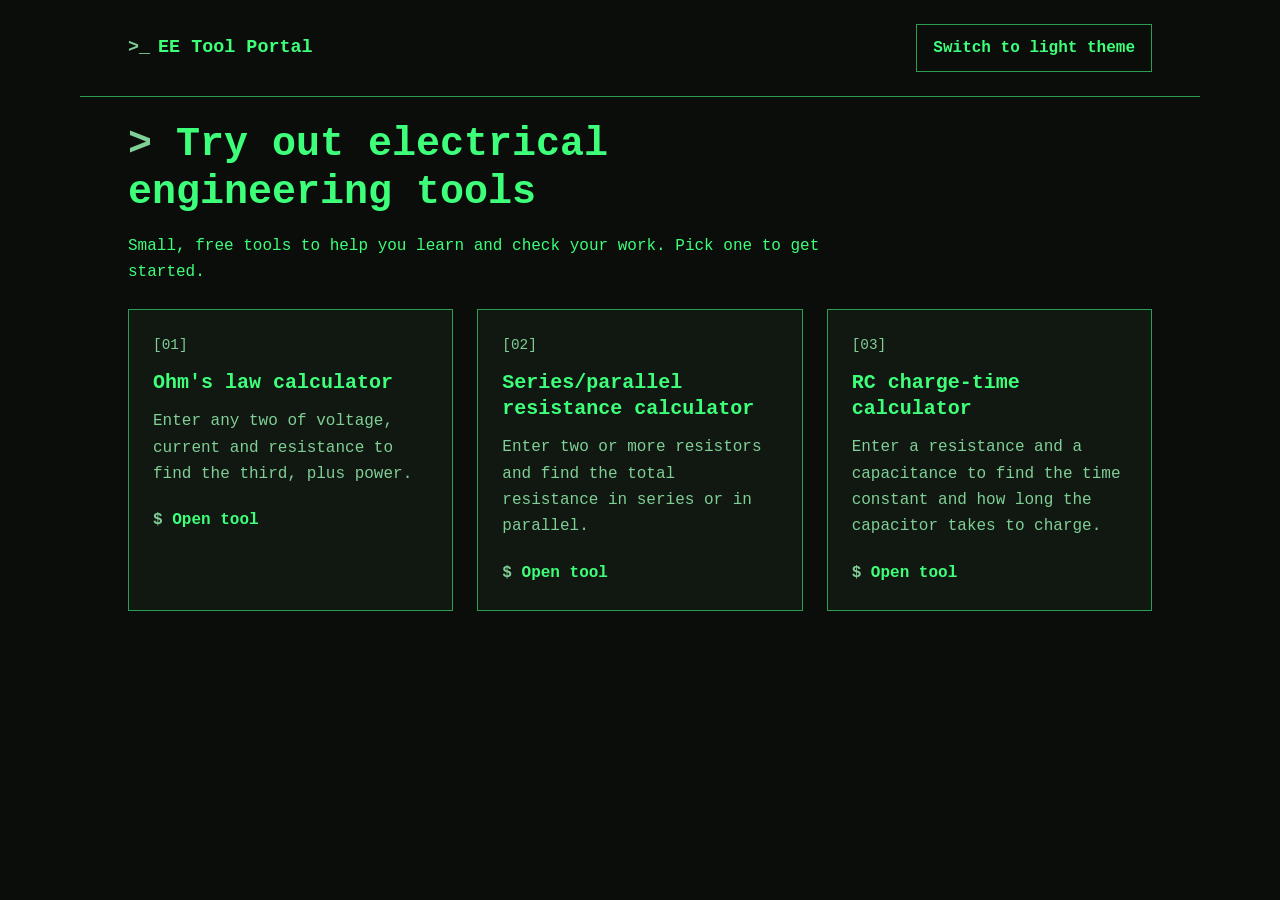
<file: index.html>
<!DOCTYPE html>
<html lang="en" data-theme="dark">
<head>
  <meta charset="utf-8">
  <meta name="viewport" content="width=device-width, initial-scale=1">
  <title>Electrical Engineering Tool Portal</title>
  <link rel="stylesheet" href="css/style.css">
  <script src="js/theme.js"></script>
</head>
<body>
  <header>
    <a class="brand" href="index.html"><span class="logo" aria-hidden="true">&gt;_</span>EE Tool Portal</a>
    <button id="theme-toggle" type="button">Switch to light theme</button>
  </header>
  <main>
    <h1>Try out electrical engineering tools</h1>
    <p>Small, free tools to help you learn and check your work. Pick one to get started.</p>
    <div class="cards">
      <a class="card" href="tools/ohms-law/index.html">
        <span class="badge" aria-hidden="true">[01]</span>
        <h2>Ohm's law calculator</h2>
        <p>Enter any two of voltage, current and resistance to find the third, plus power.</p>
        <span class="open">Open tool</span>
      </a>
      <a class="card" href="tools/series-parallel/index.html">
        <span class="badge" aria-hidden="true">[02]</span>
        <h2>Series/parallel resistance calculator</h2>
        <p>Enter two or more resistors and find the total resistance in series or in parallel.</p>
        <span class="open">Open tool</span>
      </a>
      <a class="card" href="tools/rc-charge-time/index.html">
        <span class="badge" aria-hidden="true">[03]</span>
        <h2>RC charge-time calculator</h2>
        <p>Enter a resistance and a capacitance to find the time constant and how long the capacitor takes to charge.</p>
        <span class="open">Open tool</span>
      </a>
    </div>
  </main>
</body>
</html>
</file>
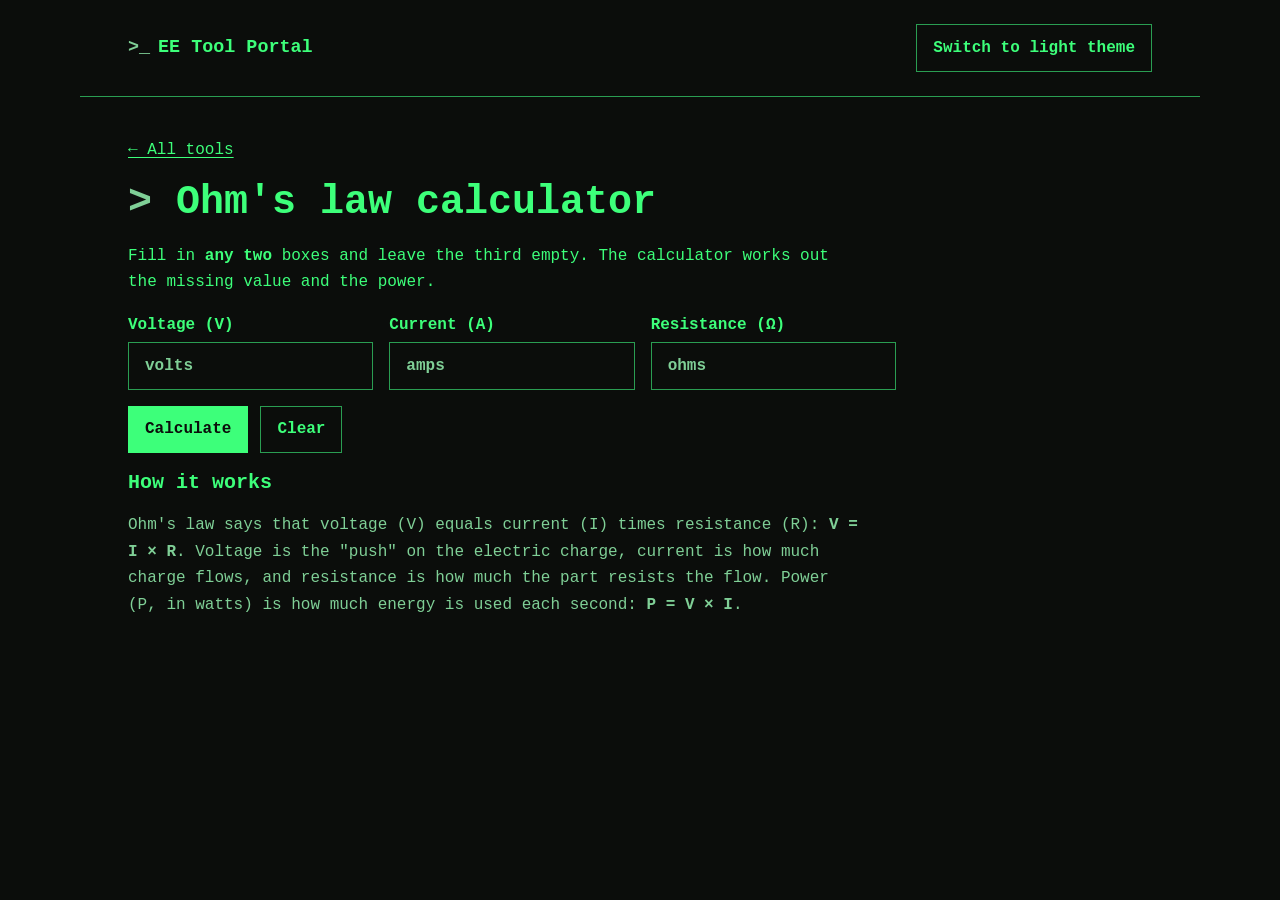
<file: tools/ohms-law/index.html>
<!DOCTYPE html>
<html lang="en" data-theme="dark">
<head>
  <meta charset="utf-8">
  <meta name="viewport" content="width=device-width, initial-scale=1">
  <title>Ohm's Law Calculator</title>
  <link rel="stylesheet" href="../../css/style.css">
  <script src="../../js/theme.js"></script>
</head>
<body>
  <header>
    <a class="brand" href="../../index.html"><span class="logo" aria-hidden="true">&gt;_</span>EE Tool Portal</a>
    <button id="theme-toggle" type="button">Switch to light theme</button>
  </header>
  <main>
    <p><a href="../../index.html">&larr; All tools</a></p>
    <h1>Ohm's law calculator</h1>
    <p>Fill in <strong>any two</strong> boxes and leave the third empty. The calculator works out the missing value and the power.</p>

    <form id="ohms-form" novalidate>
      <label>Voltage (V)
        <input id="voltage" type="number" inputmode="decimal" step="any" placeholder="volts">
      </label>
      <label>Current (A)
        <input id="current" type="number" inputmode="decimal" step="any" placeholder="amps">
      </label>
      <label>Resistance (&Omega;)
        <input id="resistance" type="number" inputmode="decimal" step="any" placeholder="ohms">
      </label>
      <div class="actions">
        <button class="primary" type="submit">Calculate</button>
        <button id="clear" type="button">Clear</button>
      </div>
    </form>

    <div id="result" class="result" role="status" aria-live="polite" hidden></div>

    <h2>How it works</h2>
    <p class="muted">Ohm's law says that voltage (V) equals current (I) times resistance (R): <strong>V = I &times; R</strong>. Voltage is the "push" on the electric charge, current is how much charge flows, and resistance is how much the part resists the flow. Power (P, in watts) is how much energy is used each second: <strong>P = V &times; I</strong>.</p>
  </main>
  <script src="ohms-law.js"></script>
</body>
</html>
</file>
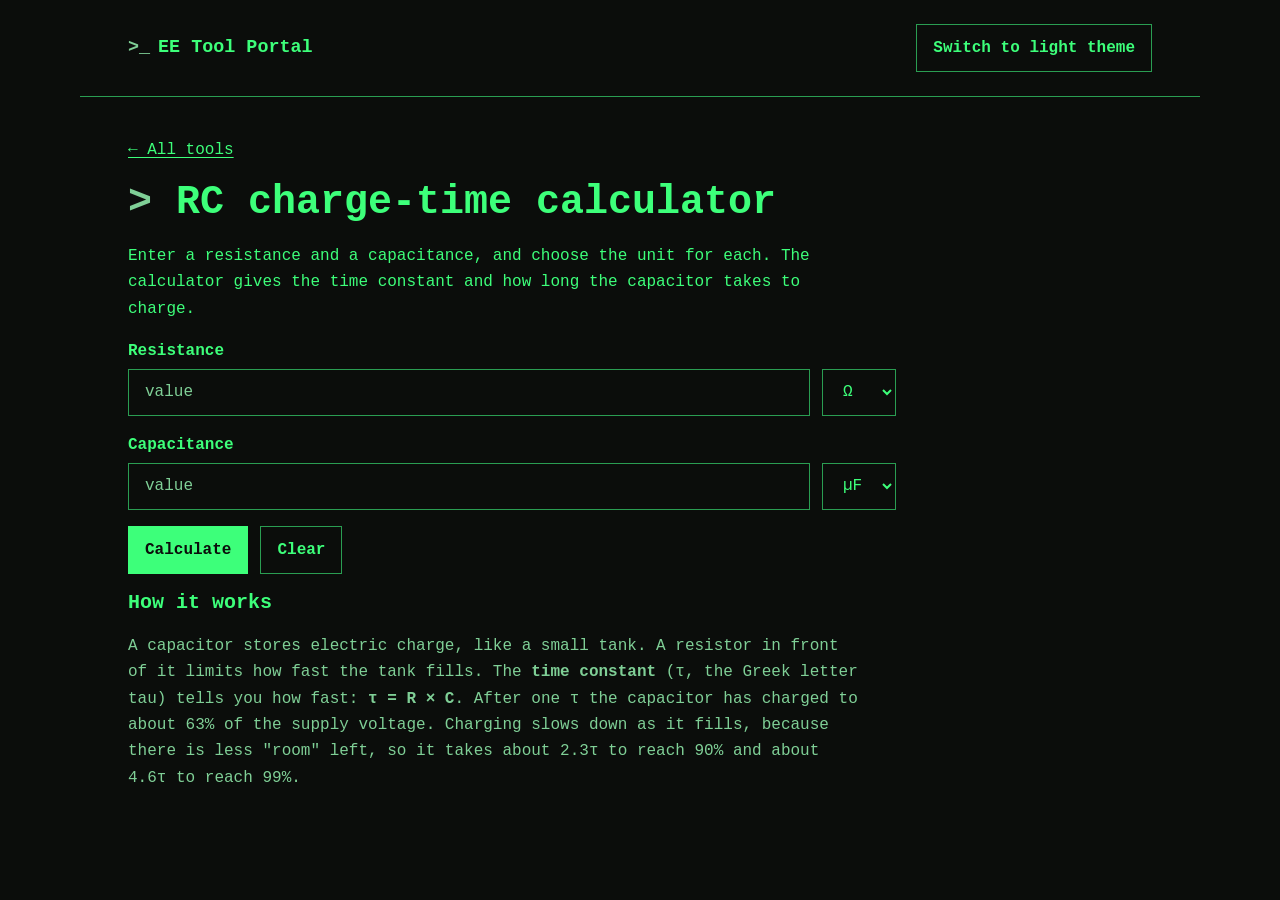
<file: tools/rc-charge-time/index.html>
<!DOCTYPE html>
<html lang="en" data-theme="dark">
<head>
  <meta charset="utf-8">
  <meta name="viewport" content="width=device-width, initial-scale=1">
  <title>RC Charge-Time Calculator</title>
  <link rel="stylesheet" href="../../css/style.css">
  <script src="../../js/theme.js"></script>
</head>
<body>
  <header>
    <a class="brand" href="../../index.html"><span class="logo" aria-hidden="true">&gt;_</span>EE Tool Portal</a>
    <button id="theme-toggle" type="button">Switch to light theme</button>
  </header>
  <main>
    <p><a href="../../index.html">&larr; All tools</a></p>
    <h1>RC charge-time calculator</h1>
    <p>Enter a resistance and a capacitance, and choose the unit for each. The calculator gives the time constant and how long the capacitor takes to charge.</p>

    <form id="rc-form" class="rows" novalidate>
      <div class="field">
        <label for="resistance">Resistance</label>
        <div class="with-unit">
          <input id="resistance" type="number" inputmode="decimal" step="any" placeholder="value">
          <select id="r-unit" aria-label="Resistance unit">
            <option value="1" selected>&Omega;</option>
            <option value="1e3">k&Omega;</option>
            <option value="1e6">M&Omega;</option>
          </select>
        </div>
      </div>
      <div class="field">
        <label for="capacitance">Capacitance</label>
        <div class="with-unit">
          <input id="capacitance" type="number" inputmode="decimal" step="any" placeholder="value">
          <select id="c-unit" aria-label="Capacitance unit">
            <option value="1e-12">pF</option>
            <option value="1e-9">nF</option>
            <option value="1e-6" selected>&micro;F</option>
            <option value="1e-3">mF</option>
          </select>
        </div>
      </div>
      <div class="actions">
        <button class="primary" type="submit">Calculate</button>
        <button id="clear" type="button">Clear</button>
      </div>
    </form>

    <div id="result" class="result" role="status" aria-live="polite" hidden></div>

    <h2>How it works</h2>
    <p class="muted">A capacitor stores electric charge, like a small tank. A resistor in front of it limits how fast the tank fills. The <strong>time constant</strong> (&tau;, the Greek letter tau) tells you how fast: <strong>&tau; = R &times; C</strong>. After one &tau; the capacitor has charged to about 63% of the supply voltage. Charging slows down as it fills, because there is less "room" left, so it takes about 2.3&tau; to reach 90% and about 4.6&tau; to reach 99%.</p>
  </main>
  <script src="rc-charge-time.js"></script>
</body>
</html>
</file>
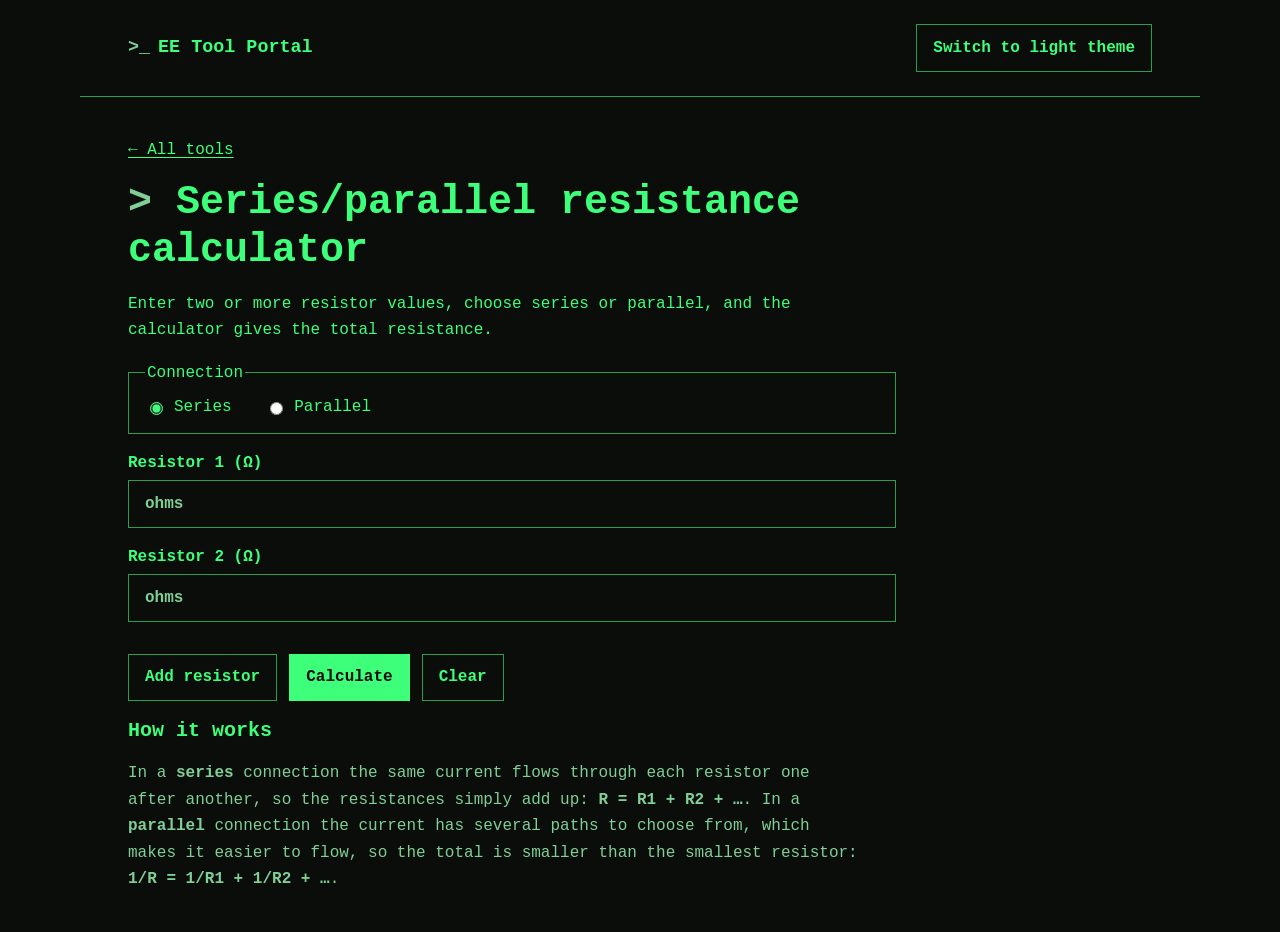
<file: tools/series-parallel/index.html>
<!DOCTYPE html>
<html lang="en" data-theme="dark">
<head>
  <meta charset="utf-8">
  <meta name="viewport" content="width=device-width, initial-scale=1">
  <title>Series/Parallel Resistance Calculator</title>
  <link rel="stylesheet" href="../../css/style.css">
  <script src="../../js/theme.js"></script>
</head>
<body>
  <header>
    <a class="brand" href="../../index.html"><span class="logo" aria-hidden="true">&gt;_</span>EE Tool Portal</a>
    <button id="theme-toggle" type="button">Switch to light theme</button>
  </header>
  <main>
    <p><a href="../../index.html">&larr; All tools</a></p>
    <h1>Series/parallel resistance calculator</h1>
    <p>Enter two or more resistor values, choose series or parallel, and the calculator gives the total resistance.</p>

    <form id="sp-form" class="rows" novalidate>
      <fieldset>
        <legend>Connection</legend>
        <label class="choice"><input type="radio" name="mode" value="series" checked> Series</label>
        <label class="choice"><input type="radio" name="mode" value="parallel"> Parallel</label>
      </fieldset>

      <div id="rows"></div>

      <div class="actions">
        <button id="add" type="button">Add resistor</button>
        <button class="primary" type="submit">Calculate</button>
        <button id="clear" type="button">Clear</button>
      </div>
    </form>

    <div id="result" class="result" role="status" aria-live="polite" hidden></div>

    <h2>How it works</h2>
    <p class="muted">In a <strong>series</strong> connection the same current flows through each resistor one after another, so the resistances simply add up: <strong>R = R1 + R2 + &hellip;</strong>. In a <strong>parallel</strong> connection the current has several paths to choose from, which makes it easier to flow, so the total is smaller than the smallest resistor: <strong>1/R = 1/R1 + 1/R2 + &hellip;</strong>.</p>
  </main>
  <script src="series-parallel.js"></script>
</body>
</html>
</file>
<file: css/style.css>
/* Visual design: terminal. Monospace type, green on near-black (dark is the default theme). */
:root {
  --bg: #0b0d0b;
  --card: #111811;
  --text: #3dff7a;
  --muted: #7fcf96;
  --border: #2a9d52;
  --accent: #3dff7a;
  --accent-text: #0b0d0b;
  --error: #ff7b7b;
}

:root[data-theme="light"] {
  --bg: #f1f5ee;
  --card: #e3ebde;
  --text: #0b4d22;
  --muted: #2f5d3d;
  --border: #3b7a4f;
  --accent: #0b4d22;
  --accent-text: #f1f5ee;
  --error: #b00020;
}

* { box-sizing: border-box; }

body {
  margin: 0;
  font-family: ui-monospace, "SFMono-Regular", Menlo, Consolas, "Liberation Mono", "Courier New", monospace;
  font-size: 1rem;
  line-height: 1.65;
  background: var(--bg);
  color: var(--text);
}

h1 { font-size: clamp(1.6rem, 4.5vw, 2.5rem); line-height: 1.2; margin: 0 0 1rem; }
h1::before { content: "> "; color: var(--muted); }
h2 { font-size: 1.25rem; line-height: 1.3; }
strong { font-weight: 700; }

a { color: var(--text); text-decoration: underline; text-underline-offset: 0.2em; }

header, main { max-width: 70rem; margin: 0 auto; padding: 1.25rem 1.25rem; }

header {
  display: flex;
  align-items: center;
  justify-content: space-between;
  gap: 1rem;
  flex-wrap: wrap;
  border-bottom: 1px solid var(--border);
}

a.brand {
  display: flex;
  align-items: center;
  gap: 0.5rem;
  color: var(--text);
  font-weight: 700;
  font-size: 1.15rem;
  text-decoration: none;
}

.logo { color: var(--muted); }

main > h1, main > p { max-width: 46rem; }

button, input {
  font: inherit;
  color: var(--text);
  background: var(--bg);
  border: 1px solid var(--border);
  border-radius: 0;
  padding: 0.6rem 1rem;
  min-height: 2.75rem;
}

input { caret-color: var(--text); }

button { cursor: pointer; font-weight: 700; }
button:hover { background: var(--card); }

button.primary { background: var(--accent); color: var(--accent-text); border-color: var(--accent); }
button.primary:hover { background: var(--accent); filter: brightness(1.1); }

:focus-visible { outline: 2px solid var(--text); outline-offset: 2px; }

.cards { display: flex; flex-wrap: wrap; gap: 1.5rem; margin-top: 1.5rem; }

.card {
  flex: 1 1 20rem;
  display: flex;
  flex-direction: column;
  align-items: flex-start;
  gap: 0.75rem;
  padding: 1.5rem;
  background: var(--card);
  border: 1px solid var(--border);
  border-radius: 0;
  color: var(--text);
  text-decoration: none;
}
.card:hover { border-color: var(--text); }
.card h2 { margin: 0; color: var(--text); }
.card p { margin: 0; color: var(--muted); }

.badge { color: var(--muted); font-size: 0.9rem; }

.open { margin-top: 0.5rem; font-weight: 700; }
.open::before { content: "$ "; color: var(--muted); }

form, .result { max-width: 48rem; }
form { display: grid; gap: 1rem; grid-template-columns: 1fr; }
label { display: grid; gap: 0.25rem; font-weight: 700; }
input { width: 100%; }
input::placeholder { color: var(--muted); opacity: 1; }
.actions { display: flex; gap: 0.75rem; flex-wrap: wrap; }

.result {
  margin-top: 1.5rem;
  padding: 1.25rem;
  background: var(--card);
  border: 1px solid var(--border);
}
.result.error { color: var(--error); border-color: var(--error); }
.muted { color: var(--muted); }

form.rows { grid-template-columns: 1fr; }
fieldset { border: 1px solid var(--border); border-radius: 0; padding: 0.5rem 1rem; margin: 0; }
.choice { display: inline-flex; align-items: center; gap: 0.5rem; margin-right: 1.5rem; font-weight: 400; }
input[type="radio"] { width: auto; min-height: 0; accent-color: var(--text); }
.row { display: flex; align-items: flex-end; gap: 0.75rem; margin-bottom: 1rem; }
.row label { flex: 1; }

@media (min-width: 40rem) {
  form { grid-template-columns: repeat(3, 1fr); }
  form.rows { grid-template-columns: 1fr; }
  .actions { grid-column: 1 / -1; }
}

@media (min-width: 64rem) {
  header, main { padding: 1.5rem 3rem; }
}

select {
  font: inherit;
  color: var(--text);
  background: var(--bg);
  border: 1px solid var(--border);
  border-radius: 0;
  padding: 0.6rem 1rem;
  min-height: 2.75rem;
}
.field { display: grid; gap: 0.25rem; }
.with-unit { display: flex; flex-direction: column; gap: 0.75rem; }
@media (min-width: 40rem) {
  .with-unit { flex-direction: row; }
  .with-unit input { flex: 1; min-width: 0; }
}
</file>
